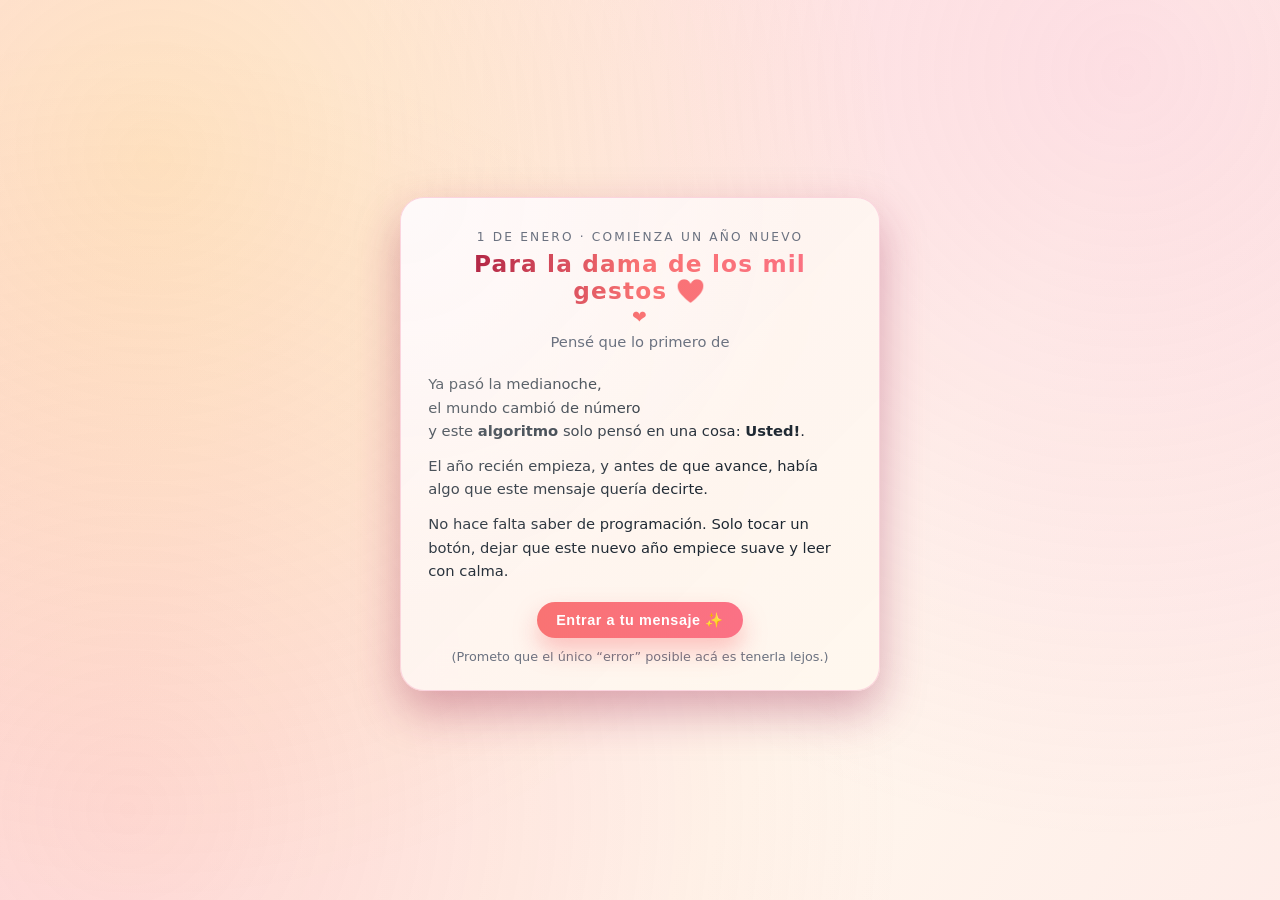
<file: index.html>
<!DOCTYPE html>
<html lang="es">
<head>
  <meta charset="UTF-8" />
  <meta name="viewport" content="width=device-width, initial-scale=1.0" />
  <title>Para La Dama de los Mil Gestos</title>
  <link rel="stylesheet" href="style.css" />
</head>
<body>
  <!-- Fondo suave -->
  <div class="particles"></div>

  <!-- Corazoncitos flotando -->
  <div id="floatingHearts" class="hearts-layer"></div>

  <!-- Capa de fuegos artificiales / confetti -->
  <div id="celebrationLayer" class="celebration-layer"></div>

  <main class="wrapper">
    <!-- ========== PANTALLA DE BIENVENIDA ========== -->
    <section class="card card--welcome" id="welcomeCard">
      <header class="header">
        <p class="tagline">1 de enero · Comienza un año nuevo</p>

        <h1 class="title">
          Para la dama de los mil gestos ❤️‍🩹
          <span class="title-heart">❤</span>
        </h1>

        <p class="subtitle" id="welcomeType">
          <!-- (se completa con typewriter) -->
        </p>
      </header>

      <section class="welcome-body">
        <p>
          Ya pasó la medianoche,<br />
          el mundo cambió de número<br />
          y este <strong>algoritmo</strong> solo pensó en una cosa: <strong>Usted!</strong>.
        </p>

        <p>
          El año recién empieza, y antes de que avance,
          había algo que este mensaje quería decirte.
        </p>

        <p>
          No hace falta saber de programación.  
          Solo tocar un botón, dejar que este nuevo año empiece suave  
          y leer con calma.
        </p>
      </section>

      <footer class="welcome-footer">
        <button class="btn-primary" id="btnStart">
          Entrar a tu mensaje ✨
        </button>

        <p class="welcome-note">
          (Prometo que el único “error” posible acá  
          es tenerla lejos.)
        </p>
      </footer>
    </section>

    <!-- ========== TARJETA PRINCIPAL: SOBRE + CARTA ========== -->
    <section class="card card--main" id="mainCard">
      <header class="header">
        <p class="tagline">De tu Algoritmo</p>
        <h2 class="title">
          Para La Dama de los Mil Gestos
          <span class="title-heart">❤</span>
        </h2>
        <p class="subtitle">
          Tocá el sobre, abrí la carta… y que este nuevo año empiece con el latido correcto.
        </p>
      </header>

      <!-- Zona del sobre -->
      <section class="envelope-zone">
        <div class="envelope-glow"></div>

        <div class="envelope-container" id="envelope">
          <div class="envelope-shadow"></div>
          <div class="envelope">
            <div class="envelope-base"></div>
            <div class="envelope-inner"></div>
            <div class="envelope-sides"></div>
            <div class="envelope-flap"></div>

            <div class="envelope-label">
              <p class="label-to">Para:</p>
              <p class="label-name">La Dama de los Mil Gestos</p>
              <p class="label-from">De: Tu Algoritmo 🧠💻</p>
            </div>
          </div>
        </div>

        <p class="hint" id="hint">
          Tocá el sobre para abrir tu carta ✨
        </p>
      </section>

      <!-- Carta -->
      <section class="letter-wrapper" id="letterWrapper">

        <!-- Barra de progreso de lectura -->
        <div class="reading-progress" id="readingProgress">
          <div class="reading-progress__bar" id="readingProgressBar"></div>
        </div>

        <article class="letter">
          <header class="letter-header">
            <p class="letter-date">01 de enero del 2026</p>
          </header>

          <div class="letter-body" id="letterBody">
            <!-- Cada párrafo va a aparecer con animación secuencial -->
            <p>
Bueno… Creo que fue mas sencillo programar esta página que escribir esta carta, ya que nunca me caractericé por ser muy bueno con las palabras, pero aquí vamos…
</p>

<p><strong>Para la Dama de los mil Gestos ❤️‍🩹:</strong></p>

<p>
                                                  Si tuviera que recapitular este año, me trasladaría a la primera vez que la vi, con su ambo al otro lado del pasillo, y no puedo evitar pensar en lo incoherente que es, pero… desde ese día ya nublaba mi juicio, aun recuerdo como usé el celular como excusa, para que no se dé cuenta, que no paraba de mirarla, para alguien estructurado como yo, me sorprende que no entré a la oficina, pero mi vista se encontraba totalmente ocupada y agradecida por lo que veía…
</p>

<p>
      Cuando llegaron las mesas y me puse en biblioteca (yo no debía estar allí, ya que contaba con una oficina propia) no entiendo, por qué fui en primer lugar, pero cuando vi, que compartiría el lugar con la señorita del ambo al otro lado del pasillo, no dudé en volver cada día, terminaron las mesas y volví a mi oficina, porque ella ya no estaría allí…
</p>

<p>
      Al tiempo desconozco cómo fui a parar en el anexo con Rocío un día de casualidad; y para mi sorpresa, adivine quién estaba allí, así es… La señorita del ambo que no podía hablarle, pero que no desaprovechaba una sola oportunidad para mirarla, y desde allí mi horario laboral se tornó en excusas tras excusas, solamente para ir a verla, es verdad, no podía hablarla, pero no tiene idea como me bastaba el hecho de poder mirarla, aun recuerdo como retaban al don, porque estaba en el anexo y no en el lugar donde ellos querían, recuerdo bien que un día les dije, pero si yo les cumplo, porque no me dejan estar donde me siento bien, y claro que me sentía bien, si ella estaba allí (aunque alguien se iba a otro salón 😑)…
</p>

<p>
      Una noche sin motivo alguno, ya que él no la hablaba, ella tomó la iniciativa, hasta ahora recuerdo los detalles de ese jueves, nunca voy a cenar a Petri, oh casualidad, esa noche fui y veo la yerba de ella (la excusa perfecta señores 🗣️) al día siguiente, cambio de actividades, pero él no suspendió la clase, su jefe le preguntó ¿por qué no suspendes? Su coordinadora le preguntó ¿por qué no suspendes? Pero a él le encanta dar clases, peeeeeeero, alguien que estaba abajo le dijo, cuando bajes tomaremos mate… (procedió a cancelar su clase), al bajar le critiqué su mate sin razón alguna, ya que yo nunca hago eso, y comenzó lo que para mí, <strong>fue el inicio de todo</strong>, ella procedió a hacer algo, nunca antes visto por este mortal, comenzó a realizar múltiples gestos, había un evento en el instituto, pero para mí, <strong>esa fue la atracción principal</strong>, en este momento que estoy escribiendo esto, pareciera que la veo, y recuerdo como se quedó colorada y me preguntó, “usted va a dejar de mirarme?”... <strong>¡Cómo le explico en ese momento, que sus gestos son lo único que no quiero dejar de ver en esta vida!</strong> Esa noche no pude dejar de pensar en ella, era en lo único que pensaba y pensaba…
</p>

<p>
      ¡¡¡Un 23 de septiembre llegó la excusa definitiva!!! El famoso <strong>algoritmo</strong>, en realidad se llama diagrama de flujo, pero en ese momento yo me convertí en su algoritmo. Y allí comenzó esta historia…
</p>

<p>
      Fueron, aunque breves, meses intensísimos; tantos, que daba la impresión de que el tiempo se había alargado, demostrando una vez más, que importante es la frase de “No importa la cantidad, sino la calidad” y en este caso, no importa cuánto tiempo pasó, sino en lo real que es, todo comenzó con una gran negación, autoconvencimientos de ambos lados, en la manera que me lancé, pareciera que yo no tuve dudas, pero tuve millones, he pasado noches preguntándome si lo que yo sentía era real, preguntándome, si realmente esto era querer a alguien, si de verdad estaba dispuesto a comenzar algo, pensando en cómo iba a doler porque sentía que mi corazón ya no era solo mío y llegué a decir “Que esto se vuelva real, o que se vaya”, pero los sentimientos fueron mas grande que mis pensamientos, era la primera vez que estaba entregando mi corazón, y eso generó miedos, dudas, trajo fantasmas del pasado, pero nada, absolutamente nada, pudo evitar que mi corazón sea entregado, y tuve que escuchar semanas a la persona, que estaba entregando mi corazón, que me diga, yo soy mala y te voy a lastimar, cualquier persona coherente u lógica hubiese escuchado el llamado de atención y se hubiese retirado, pero él, <strong>decidió quedarse</strong>, decidió afrontar lo que fuera que venga, porque aunque hoy entiendo que las heridas del corazón duelen mucho, me dolería mucho más, el tomar la decisión de no estar a su lado, esa conexión genuina que tenemos, el saber cómo está el otro, el entender que el otro no está bien, y como un abrazo del otro, puede calmar procesos, o dolencias, en ver como 5 horas a su lado parecieran ser 5 minutos y 1 hora para verla parecieran 5 horas…
</p>

<p>
      Hoy he logrado estar en calma, y he comprendido que lo que tenga que ser, se dará con el tiempo, hoy entiendo lo que me decía de disfrutar el momento, costó mucha ansiedad entenderlo, este vínculo hizo que muchas de mis estructuras del pensamiento, sean alteradas, y hoy puedo entender, que si… hay muchas cosas que son difíciles, pero que las preguntas, no siempre tienen una respuesta inmediata, y esa carencia de respuestas no deben de afectar a la salud sentimental o mental, a fin de cuenta lo importante está allí, a fin de cuentas, todo es una cuestión de decisiones, mis decisiones actuales? Bueno… estar en calma conmigo mismo, y agradecer cada momento que puedo compartir con usted, ya sea un mensaje, una visita, una caricia, un beso o un abrazo…
</p>

<p>
      Está llegando al final de esta carta y creo que solo me queda agradecerla por estar al ladito de su algoritmo, enseñarle con mucha paciencia, explicarle con dedicación, que no todo es como la ansiedad lo vende, que los sentimientos son bonitos y están para disfrutarlos y no para sufrir, este año he pasado muchas cosas, he tenido grandes pérdidas, y he de reconocer que en muchas ocasiones he llegado a creer que me rendía, tooooodo se había puesto cuesta abajo, y en medio de ese caos, alguien llegó y me apretó fuerte la mano y me dijo, “me alegro de verdad, que estes bien”, desde ese momento pareciera que toda la carga, desapareció en ese apretón de manos, y es lo que sucede hoy en día, cuando me abraza, o cuando me manda una foto, dicen que después de muchas cosas malas, viene algo muy bueno, y eso bueno en mi vida, <strong>es usted mi dama</strong>, este año dolió, pero le agradezco tanto al 2025, que me hizo cruzarme con usted, agradezco que haya comenzando esta historia, desconozco su propósito y es una historia de la cual, no me gustaría saber el final, pero el mañana no lo tengo, y el ayer ya pasó, hoy solo tengo el presente, y me encanta que usted forme parte de él, hasta cuándo? No lo sé, dijo Sócrates, <strong>“Yo solo sé que no sé nada”</strong> y por primera vez, entiendo, que no hace falta saberlo todo, el mañana trae su afán, pero el hoy… <strong>el hoy me trae a ella</strong>, y agradezco que sea así, con mi mano en el corazón y con una lagrimita al momento de escribir esto, le digo que… <strong>La quiero mucho</strong>, a la señorita de los ricos mates, a la señorita que me prepara sanguchitos, a la señorita que asegura que es mala, pero es la persona con el corazón mas bello que tuve la oportunidad de conocer, espero nunca cambie su impronta, de hacer todo desde el corazón, es una excelente persona, la lastimaron, y le hicieron creer muchas cosas las cuales son válidas, pero lo triste, fue que le hicieron dudar de su valor, y recurre a su frase de <strong>“no lo valgo”</strong> desconociendo que vale <strong>todo el oro del mundo</strong>, y yo no descansaré hasta que ella reconozca el valor inmenso que tiene, porque es un torbellino, pero de luz, porque no importa por donde se mueva, va impartiendo luz y dejando huellas por dondequiera que vaya, y es hermoso ser parte de su vida, porque puedo ver como va cambiando vidas, como va mostrándole a personas que son mas de lo que ellos piensan, aunque muchas veces ella dude de su propio valor, lo mas hermoso fue ver, como los brillos de sus ojos se recuperaron, pero también el brillo de su persona, yo conocí a una señorita que constantemente estaba ocupada para no pensar y los últimos momentos del año ver como ya quería que sea vacaciones para tener su mente libre, ese fue el cambio mas grande que noté, espero de corazón que ya no deba volver a lo mismo, hoy veo un brillo en ella, es como si hubiese venido alguien y la reparó, y deseo que eso se mantenga, porque es hermoso verla así, espero que este 2026, pueda estar presente como los últimos meses del 2025, para seguir admirándola, usted sabe que pase lo que pase, siempre, siempre, pero siempre eh, seré… <strong>su fan #1.</strong>
</p>

<p>
      Le deseo un próspero año nuevo, le deseo miles de éxitos, y yo sé que, aunque usted dude, día tras día; podrá realizar todo lo que se proponga, porque usted puede sola, contra el mundo entero si lo quisiera, pero no se olvide de algo muy importante, <strong>(no hace falta poder sola contra el mundo entero, con ayuda es más fácil, y no importa a quien usted quiera acudir, pero sepa, que su don siempre estará cuando lo necesite)</strong>
</p>

<p>
      De corazón le digo, <strong>la quiero mucho</strong> mi dama de los mil gestos, los cuales cada uno de ellos hacen que mi juicio se pierda ❤️‍🩹
</p>

<p>
<strong>Con amor ❤️‍🩹<br>
Su algoritmo👨‍💻</strong>
</p>

          </div>

         
        </article>

       

       <!-- Botón de brindis -->
        <div class="toast-zone">
          <button class="btn-secondary" id="btnToast">
            Brindemos por el año que viene 🥂<br>
            Presione aquí 
          </button>
          <div class="year-badge" id="yearBadge">
            <span class="year-label">Feliz</span>
            <span class="year-number" id="yearNumber"></span>
          </div>
        </div>
        <!-- FOTO FINAL DE USTEDES -->
<div class="letter-photo-final">
  <img src="nosotros.png" alt="Nosotros ❤️" />
  <p class="photo-caption">Nosotros ✨</p>
</div>
      </section>
    </section>
  </main>

  <script src="script.js"></script>
</body>
</html>
</file>
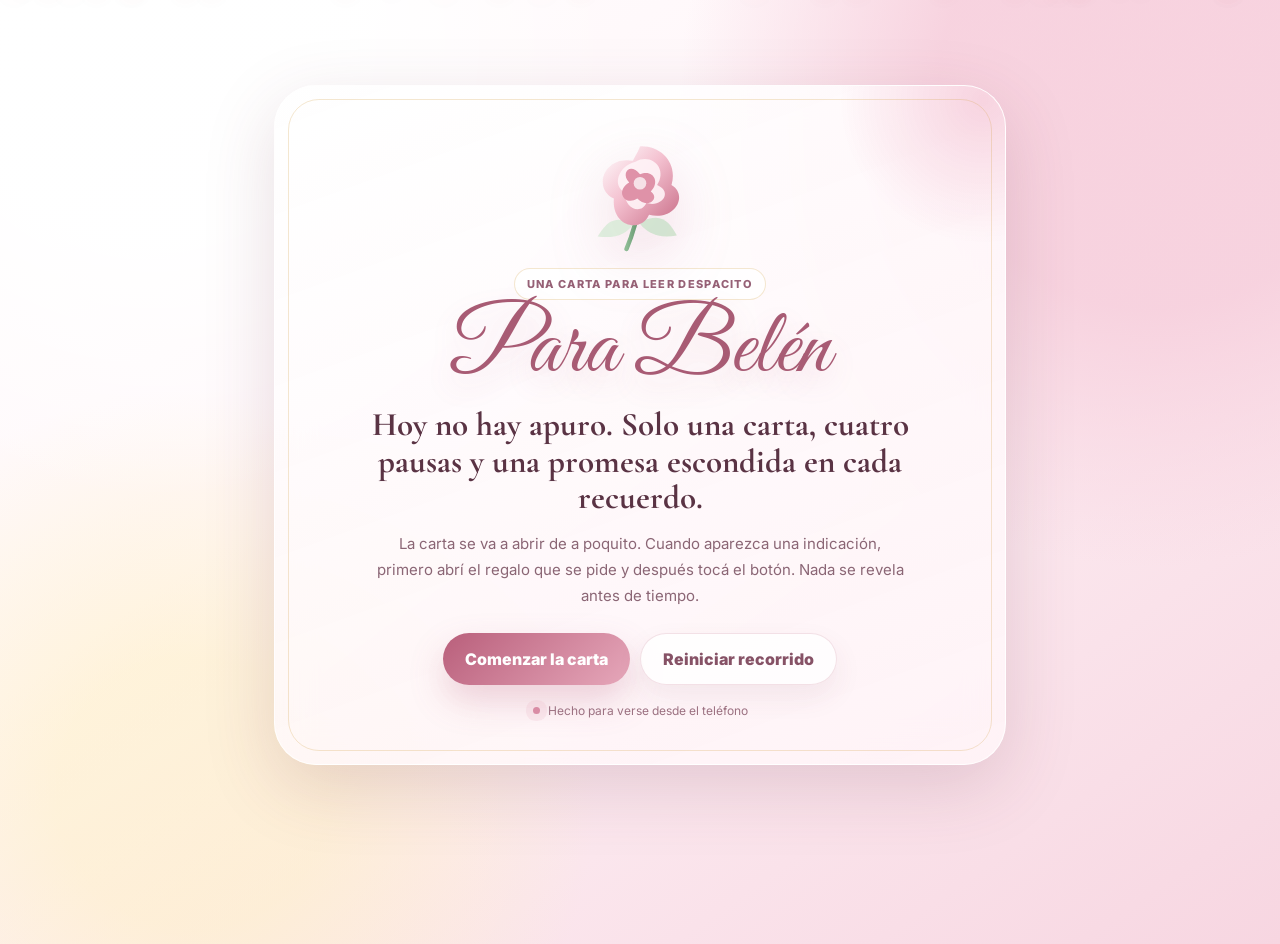
<file: dama.html>
<!doctype html>
<html lang="es">
<head>
  <meta charset="utf-8" />
  <meta name="viewport" content="width=device-width, initial-scale=1, viewport-fit=cover" />
  <meta name="theme-color" content="#f9dce7" />
  <meta name="description" content="Una carta interactiva de cumpleaños para la dama de los mil gestos." />
  <title>Para mi dama de los mil gestos</title>
  <link rel="preconnect" href="https://fonts.googleapis.com">
  <link rel="preconnect" href="https://fonts.gstatic.com" crossorigin>
  <link href="https://fonts.googleapis.com/css2?family=Cormorant+Garamond:wght@500;600;700&family=Great+Vibes&family=Inter:wght@400;500;600;700;800&display=swap" rel="stylesheet">
  <style>
    :root {
      --rose-25: #fffafb;
      --rose-50: #fff5f8;
      --rose-100: #fde9f0;
      --rose-200: #f7d1de;
      --rose-300: #edb4c6;
      --rose-400: #d98ca4;
      --rose-500: #ba617d;
      --ink: #442938;
      --muted: #8b6675;
      --soft: #fffdf8;
      --white: #ffffff;
      --gold: #d3a24a;
      --gold-soft: #fff1b8;
      --shadow: 0 22px 70px rgba(112, 51, 75, .17);
      --shadow-soft: 0 14px 40px rgba(112, 51, 75, .12);
      --radius-xl: 34px;
      --radius-lg: 24px;
      --radius-md: 18px;
      --safe-bottom: env(safe-area-inset-bottom, 0px);
    }

    * { box-sizing: border-box; }
    html { scroll-behavior: smooth; }
    body {
      margin: 0;
      min-height: 100vh;
      font-family: 'Inter', system-ui, -apple-system, BlinkMacSystemFont, 'Segoe UI', sans-serif;
      color: var(--ink);
      background:
        radial-gradient(circle at 12% 4%, rgba(255,255,255,.95) 0 14%, transparent 32%),
        radial-gradient(circle at 90% 10%, rgba(247,209,222,.95) 0 15%, transparent 33%),
        radial-gradient(circle at 15% 84%, rgba(255,241,184,.46) 0 10%, transparent 30%),
        linear-gradient(145deg, #fff 0%, #fff6f9 38%, #f7d6e1 100%);
      overflow-x: hidden;
    }

    body::before {
      content: "";
      position: fixed;
      inset: 0;
      pointer-events: none;
      opacity: .42;
      background-image: url("data:image/svg+xml,%3Csvg xmlns='http://www.w3.org/2000/svg' width='120' height='120' viewBox='0 0 120 120'%3E%3Cfilter id='n'%3E%3CfeTurbulence type='fractalNoise' baseFrequency='.72' numOctaves='2' stitchTiles='stitch'/%3E%3C/filter%3E%3Crect width='120' height='120' filter='url(%23n)' opacity='.16'/%3E%3C/svg%3E");
      mix-blend-mode: soft-light;
      z-index: 0;
    }

    button, a { font: inherit; }
    button { -webkit-tap-highlight-color: transparent; }

    .petal-layer { position: fixed; inset: 0; pointer-events: none; overflow: hidden; z-index: 3; }
    .petal {
      position: absolute;
      top: -30px;
      width: 12px;
      height: 18px;
      border-radius: 80% 0 80% 0;
      background: linear-gradient(135deg, rgba(255,255,255,.98), rgba(237,180,198,.88));
      box-shadow: 0 10px 24px rgba(186,97,125,.14);
      animation: fall var(--fall, 10s) linear infinite;
      opacity: var(--opacity, .75);
      filter: blur(var(--blur, 0));
    }

    @keyframes fall {
      0% { transform: translate3d(0,-40px,0) rotate(0deg); }
      50% { transform: translate3d(var(--drift, 34px), 52vh, 0) rotate(180deg); }
      100% { transform: translate3d(calc(var(--drift, 34px) * -1), 106vh, 0) rotate(360deg); }
    }

    .app {
      position: relative;
      z-index: 1;
      width: min(100%, 760px);
      margin: 0 auto;
      padding: 16px 14px calc(100px + var(--safe-bottom));
    }

    .hero {
      min-height: min(92vh, 840px);
      display: grid;
      align-items: center;
      padding: 24px 0 34px;
    }

    .hero-card {
      position: relative;
      overflow: hidden;
      border-radius: 42px;
      padding: clamp(25px, 7vw, 46px);
      text-align: center;
      background: linear-gradient(160deg, rgba(255,255,255,.9), rgba(255,245,248,.86));
      border: 1px solid rgba(255,255,255,.82);
      box-shadow: var(--shadow);
      backdrop-filter: blur(18px);
      isolation: isolate;
    }

    .hero-card::before {
      content: "";
      position: absolute;
      inset: 13px;
      border-radius: 31px;
      border: 1px solid rgba(211,162,74,.26);
      pointer-events: none;
      z-index: -1;
    }

    .hero-card::after {
      content: "";
      position: absolute;
      width: 300px;
      height: 300px;
      border-radius: 999px;
      top: -136px;
      right: -128px;
      background: radial-gradient(circle, rgba(247,209,222,.95), transparent 68%);
      z-index: -2;
    }

    .rose-mark {
      width: 126px;
      height: 126px;
      margin: 0 auto 10px;
      display: grid;
      place-items: center;
      filter: drop-shadow(0 20px 28px rgba(186,97,125,.18));
      animation: breathe 4.2s ease-in-out infinite;
    }
    @keyframes breathe { 0%,100% { transform: translateY(0) scale(1); } 50% { transform: translateY(-5px) scale(1.035); } }

    .eyebrow {
      display: inline-flex;
      align-items: center;
      gap: 8px;
      border-radius: 999px;
      padding: 8px 12px;
      background: rgba(255,255,255,.72);
      border: 1px solid rgba(211,162,74,.26);
      color: #966176;
      text-transform: uppercase;
      letter-spacing: .12em;
      font-size: 11px;
      font-weight: 800;
    }

    h1 {
      margin: 10px 0 0;
      font-family: 'Great Vibes', cursive;
      font-size: clamp(50px, 18vw, 92px);
      line-height: .9;
      font-weight: 400;
      color: #a85b74;
      text-shadow: 0 12px 28px rgba(186,97,125,.18);
    }

    .hero-subtitle {
      margin: 14px auto 0;
      max-width: 560px;
      font-family: 'Cormorant Garamond', Georgia, serif;
      font-size: clamp(22px, 6vw, 33px);
      line-height: 1.1;
      color: #5a3344;
      font-weight: 700;
    }

    .hero-copy {
      margin: 15px auto 0;
      max-width: 540px;
      color: var(--muted);
      font-size: 15px;
      line-height: 1.72;
    }

    .hero-actions { display: grid; gap: 10px; justify-items: center; margin-top: 24px; }

    .btn {
      appearance: none;
      border: 0;
      border-radius: 999px;
      min-height: 52px;
      padding: 14px 22px;
      color: #fff;
      background: linear-gradient(135deg, #b95f7b, #e6a7ba);
      box-shadow: 0 16px 34px rgba(186,97,125,.26);
      font-weight: 850;
      cursor: pointer;
      transition: transform .22s ease, box-shadow .22s ease, opacity .22s ease;
    }
    .btn:active { transform: scale(.98); }
    .btn:hover { transform: translateY(-2px); box-shadow: 0 22px 44px rgba(186,97,125,.28); }
    .btn.secondary {
      color: #865266;
      background: rgba(255,255,255,.76);
      border: 1px solid rgba(186,97,125,.18);
      box-shadow: 0 12px 28px rgba(112,51,75,.08);
    }
    .btn.gold { background: linear-gradient(135deg, #b7832e, #e4c66f); }
    .btn.small { min-height: 42px; padding: 10px 14px; font-size: 13px; }

    .scroll-hint {
      display: inline-flex;
      align-items: center;
      gap: 8px;
      margin-top: 18px;
      color: #9c7181;
      font-size: 12px;
    }
    .scroll-hint .dot { width: 7px; height: 7px; border-radius: 999px; background: #d98ca4; box-shadow: 0 0 0 7px rgba(217,140,164,.12); }

    .topbar {
      position: sticky;
      top: 0;
      z-index: 5;
      margin: 0 -14px 18px;
      padding: 10px 14px 12px;
      background: linear-gradient(to bottom, rgba(255,246,249,.98), rgba(255,246,249,.74));
      backdrop-filter: blur(16px);
      border-bottom: 1px solid rgba(255,255,255,.68);
      display: none;
    }
    .topbar.show { display: block; }
    .toprow { display: flex; justify-content: space-between; align-items: center; gap: 10px; }
    .top-title { font-family: 'Cormorant Garamond', Georgia, serif; font-size: 20px; font-weight: 800; color: #6c3e52; }
    .progress-shell { height: 8px; border-radius: 999px; background: rgba(255,255,255,.72); overflow: hidden; margin-top: 9px; box-shadow: inset 0 0 0 1px rgba(186,97,125,.08); }
    .progress-bar { height: 100%; width: 0%; border-radius: inherit; background: linear-gradient(90deg, #d98ca4, #e9b5c4, #d3a24a); transition: width .45s ease; }
    .progress-text { color: #9a6f7f; font-size: 12px; margin-top: 6px; }

    .stage { display: none; }
    .stage.show { display: block; }

    .segment {
      position: relative;
      margin: 16px 0;
      opacity: 0;
      transform: translateY(14px) scale(.99);
      animation: rise .55s ease forwards;
      scroll-margin-top: 84px;
    }
    @keyframes rise { to { opacity: 1; transform: translateY(0) scale(1); } }

    .paper {
      position: relative;
      overflow: hidden;
      border-radius: var(--radius-xl);
      padding: clamp(22px, 6vw, 36px);
      background: linear-gradient(160deg, rgba(255,255,255,.93), rgba(255,253,248,.9));
      border: 1px solid rgba(255,255,255,.86);
      box-shadow: var(--shadow-soft);
    }
    .paper::before {
      content: "";
      position: absolute;
      width: 220px;
      height: 220px;
      border-radius: 999px;
      background: radial-gradient(circle, rgba(247,209,222,.72), transparent 68%);
      right: -108px;
      top: -118px;
      pointer-events: none;
    }

    .kicker {
      position: relative;
      z-index: 1;
      display: inline-flex;
      align-items: center;
      gap: 8px;
      color: #a66a7f;
      font-size: 11px;
      letter-spacing: .13em;
      text-transform: uppercase;
      font-weight: 900;
      margin-bottom: 8px;
    }
    .kicker::before { content: "✦"; color: var(--gold); }

    .segment h2 {
      position: relative;
      z-index: 1;
      margin: 0 0 14px;
      font-family: 'Cormorant Garamond', Georgia, serif;
      font-size: clamp(31px, 9vw, 48px);
      line-height: .98;
      color: #563142;
    }

    .letter-text { position: relative; z-index: 1; }
    .letter-text p {
      margin: 0 0 15px;
      color: #604353;
      font-family: 'Cormorant Garamond', Georgia, serif;
      font-size: clamp(20px, 5.4vw, 25px);
      line-height: 1.48;
      font-weight: 600;
    }
    .letter-text p:last-child { margin-bottom: 0; }
    .letter-text p.signature {
      margin-top: 20px;
      font-family: 'Great Vibes', cursive;
      color: #a85b74;
      font-size: clamp(43px, 13vw, 65px);
      line-height: 1;
      text-align: right;
      font-weight: 400;
    }

    .segment-actions { position: relative; z-index: 1; display: grid; gap: 10px; margin-top: 22px; }

    .gate-card {
      position: relative;
      overflow: hidden;
      border-radius: var(--radius-xl);
      padding: clamp(22px, 6vw, 34px);
      background: linear-gradient(145deg, rgba(255,245,248,.96), rgba(255,255,255,.92));
      border: 1px solid rgba(211,162,74,.28);
      box-shadow: 0 22px 58px rgba(186,97,125,.16);
      isolation: isolate;
    }
    .gate-card::before {
      content: "";
      position: absolute;
      inset: 13px;
      border: 1px dashed rgba(211,162,74,.38);
      border-radius: 26px;
      pointer-events: none;
      z-index: -1;
    }
    .gate-card::after {
      content: "";
      position: absolute;
      width: 140px;
      height: 140px;
      border-radius: 42px;
      right: -42px;
      bottom: -50px;
      background: linear-gradient(135deg, rgba(255,255,255,.72), rgba(247,209,222,.84));
      transform: rotate(16deg);
      z-index: -2;
    }

    .gift-visual {
      display: grid;
      place-items: center;
      width: 98px;
      height: 98px;
      margin: 0 0 14px;
      border-radius: 30px;
      background: linear-gradient(145deg, #fff, #fde8ef);
      box-shadow: inset 0 -12px 24px rgba(186,97,125,.08), 0 18px 34px rgba(186,97,125,.13);
      animation: giftFloat 2.8s ease-in-out infinite;
    }
    @keyframes giftFloat { 0%,100% { transform: translateY(0) rotate(0deg); } 50% { transform: translateY(-4px) rotate(-1deg); } }
    .gift-visual svg { width: 75px; height: 75px; }

    .gate-card p {
      position: relative;
      z-index: 1;
      color: #775365;
      font-size: 15px;
      line-height: 1.68;
      margin: 0;
    }
    .gate-card .warning {
      display: inline-flex;
      align-items: center;
      gap: 8px;
      margin-top: 14px;
      padding: 10px 12px;
      border-radius: 999px;
      background: rgba(255,255,255,.72);
      color: #9b667a;
      font-size: 12px;
      font-weight: 800;
    }

    .reveal-card {
      position: relative;
      overflow: hidden;
      border-radius: var(--radius-xl);
      padding: clamp(22px, 6vw, 36px);
      background: linear-gradient(160deg, rgba(255,255,255,.96), rgba(255,250,252,.9));
      border: 1px solid rgba(255,255,255,.86);
      box-shadow: var(--shadow-soft);
    }
    .reveal-card::before {
      content: "";
      position: absolute;
      inset: auto -80px -90px auto;
      width: 240px;
      height: 240px;
      border-radius: 999px;
      background: radial-gradient(circle, rgba(211,162,74,.19), transparent 68%);
      pointer-events: none;
    }
    .reveal-badge {
      position: relative;
      z-index: 1;
      display: inline-flex;
      align-items: center;
      gap: 8px;
      padding: 8px 12px;
      border-radius: 999px;
      background: rgba(255,241,184,.5);
      color: #967030;
      font-size: 11px;
      text-transform: uppercase;
      letter-spacing: .11em;
      font-weight: 900;
      margin-bottom: 12px;
    }

    .final-card {
      position: relative;
      overflow: hidden;
      border-radius: 38px;
      padding: clamp(23px, 6vw, 38px);
      background: linear-gradient(160deg, rgba(255,255,255,.95), rgba(255,253,248,.92));
      border: 1px solid rgba(255,255,255,.86);
      box-shadow: var(--shadow);
      isolation: isolate;
    }
    .final-card::before, .final-card::after {
      content: "";
      position: absolute;
      pointer-events: none;
      z-index: -1;
    }
    .final-card::before {
      inset: 14px;
      border-radius: 28px;
      border: 1px solid rgba(211,162,74,.22);
    }
    .final-card::after {
      width: 310px;
      height: 310px;
      border-radius: 999px;
      background: radial-gradient(circle, rgba(247,209,222,.64), transparent 68%);
      right: -150px;
      top: -150px;
    }

    .kintsugi-text {
      position: relative;
      padding: 18px 16px 16px;
      border-radius: 24px;
      background: linear-gradient(145deg, rgba(255,253,248,.96), rgba(255,241,184,.26));
      border: 1px solid rgba(211,162,74,.24);
      overflow: hidden;
    }
    .kintsugi-text::before,
    .kintsugi-text::after {
      content: "";
      position: absolute;
      inset: -10% auto -10% 52%;
      width: 2px;
      background: linear-gradient(to bottom, transparent, rgba(211,162,74,.78), transparent);
      transform: rotate(17deg);
      box-shadow: 14px 48px 0 rgba(211,162,74,.45), -18px 122px 0 rgba(211,162,74,.35);
      pointer-events: none;
    }
    .kintsugi-text::after { left: 23%; transform: rotate(-20deg); opacity: .6; }
    .kintsugi-text p { position: relative; z-index: 1; }

    .completion {
      margin-top: 18px;
      padding: 20px;
      border-radius: 28px;
      background: linear-gradient(145deg, rgba(255,245,248,.86), rgba(255,255,255,.78));
      border: 1px solid rgba(186,97,125,.12);
      text-align: center;
    }
    .completion .script {
      font-family: 'Great Vibes', cursive;
      font-size: clamp(45px, 14vw, 70px);
      line-height: .95;
      color: #a85b74;
      margin: 0;
    }
    .completion p { margin: 12px auto 0; color: var(--muted); font-size: 14px; line-height: 1.65; max-width: 520px; }

    .toast {
      position: fixed;
      left: 50%;
      bottom: calc(18px + var(--safe-bottom));
      transform: translate(-50%, 18px);
      width: min(92vw, 430px);
      border-radius: 22px;
      padding: 13px 15px;
      background: rgba(255,255,255,.92);
      border: 1px solid rgba(211,162,74,.28);
      color: #765264;
      box-shadow: 0 18px 44px rgba(112,51,75,.17);
      backdrop-filter: blur(14px);
      opacity: 0;
      pointer-events: none;
      z-index: 20;
      text-align: center;
      font-size: 14px;
      font-weight: 700;
      transition: opacity .28s ease, transform .28s ease;
    }
    .toast.show { opacity: 1; transform: translate(-50%, 0); }

    .heart {
      position: fixed;
      pointer-events: none;
      z-index: 30;
      color: #d98ca4;
      font-size: 18px;
      animation: heartUp .9s ease-out forwards;
      text-shadow: 0 8px 20px rgba(186,97,125,.25);
    }
    @keyframes heartUp { to { transform: translateY(-54px) scale(1.5); opacity: 0; } }

    .modal {
      position: fixed;
      inset: 0;
      z-index: 50;
      display: none;
      place-items: end center;
      padding: 16px;
      background: rgba(69, 36, 51, .28);
      backdrop-filter: blur(8px);
    }
    .modal.show { display: grid; }
    .modal-card {
      width: min(100%, 500px);
      border-radius: 30px;
      background: linear-gradient(145deg, rgba(255,255,255,.97), rgba(255,245,248,.96));
      box-shadow: 0 28px 80px rgba(69,36,51,.25);
      border: 1px solid rgba(255,255,255,.86);
      padding: 24px;
      animation: sheetUp .3s ease both;
    }
    @keyframes sheetUp { from { transform: translateY(20px); opacity: 0; } to { transform: translateY(0); opacity: 1; } }
    .modal-card h3 { margin: 0; font-family: 'Cormorant Garamond', Georgia, serif; font-size: 35px; line-height: 1; color: #573242; }
    .modal-card p { margin: 12px 0 0; color: #775365; line-height: 1.65; font-size: 15px; }
    .modal-actions { display: grid; gap: 10px; margin-top: 18px; }

    .sr-only { position: absolute; width: 1px; height: 1px; padding: 0; margin: -1px; overflow: hidden; clip: rect(0,0,0,0); white-space: nowrap; border: 0; }

    @media (min-width: 680px) {
      .segment-actions, .modal-actions { grid-template-columns: auto auto; justify-content: start; }
      .hero-actions { grid-template-columns: auto auto; justify-content: center; }
      .gate-card { display: grid; grid-template-columns: 120px 1fr; gap: 18px; align-items: center; }
      .gift-visual { margin: 0; }
      .gate-card .segment-actions { grid-column: 2; }
    }

    @media (max-width: 420px) {
      .app { padding-left: 12px; padding-right: 12px; }
      .hero-card { border-radius: 34px; }
      .paper, .gate-card, .reveal-card, .final-card { border-radius: 28px; }
      .letter-text p { font-size: 20px; }
      .btn { width: 100%; }
      .top-title { font-size: 18px; }
    }

    @media (prefers-reduced-motion: reduce) {
      *, *::before, *::after { animation-duration: .01ms !important; animation-iteration-count: 1 !important; transition-duration: .01ms !important; scroll-behavior: auto !important; }
      .petal-layer { display: none; }
    }
  </style>
</head>
<body>
  <div class="petal-layer" id="petalLayer" aria-hidden="true"></div>
  <main class="app">
    <section class="hero" id="inicio">
      <article class="hero-card">
        <div class="rose-mark" aria-hidden="true"></div>
        <span class="eyebrow">Una carta para leer despacito</span>
        <h1>Para Belén</h1>
        <p class="hero-subtitle">Hoy no hay apuro. Solo una carta, cuatro pausas y una promesa escondida en cada recuerdo.</p>
        <p class="hero-copy">La carta se va a abrir de a poquito. Cuando aparezca una indicación, primero abrí el regalo que se pide y después tocá el botón. Nada se revela antes de tiempo.</p>
        <div class="hero-actions">
          <button class="btn" type="button" id="startBtn">Comenzar la carta</button>
          <button class="btn secondary" type="button" id="resetBtnHero">Reiniciar recorrido</button>
        </div>
        <div class="scroll-hint"><span class="dot"></span><span>Hecho para verse desde el teléfono</span></div>
      </article>
    </section>

    <div class="topbar" id="topbar">
      <div class="toprow">
        <div class="top-title">Dama de los mil gestos</div>
        <button class="btn secondary small" type="button" id="resetBtnTop">Reiniciar</button>
      </div>
      <div class="progress-shell"><div class="progress-bar" id="progressBar"></div></div>
      <div class="progress-text" id="progressText">La carta aún no empezó.</div>
    </div>

    <section class="stage" id="stage" aria-live="polite"></section>
  </main>

  <div class="toast" id="toast" role="status" aria-live="polite"></div>

  <div class="modal" id="confirmModal" role="dialog" aria-modal="true" aria-labelledby="confirmTitle">
    <article class="modal-card">
      <h3 id="confirmTitle">¿Ya lo abriste?</h3>
      <p id="confirmText">Promesa de algoritmo: cuando confirmes, recién ahí aparece la parte que corresponde.</p>
      <div class="modal-actions">
        <button class="btn gold" type="button" id="modalYes">Sí, ya lo abrí</button>
        <button class="btn secondary" type="button" id="modalNo">Todavía no</button>
      </div>
    </article>
  </div>

  <script>
    const roseSvg = `
      <svg viewBox="0 0 140 140" role="img" aria-label="Rosa">
        <defs>
          <linearGradient id="rg" x1="0" x2="1" y1="0" y2="1">
            <stop offset="0" stop-color="#fff"/>
            <stop offset=".45" stop-color="#f4c1d0"/>
            <stop offset="1" stop-color="#c86d87"/>
          </linearGradient>
          <linearGradient id="stem" x1="0" x2="1">
            <stop offset="0" stop-color="#8dbb94"/>
            <stop offset="1" stop-color="#5e8f68"/>
          </linearGradient>
        </defs>
        <path d="M70 75 C67 96 63 111 55 130" fill="none" stroke="url(#stem)" stroke-width="5" stroke-linecap="round"/>
        <path d="M58 100 C38 92 31 104 23 116 C43 119 55 113 62 103" fill="#d9ead7" opacity=".85"/>
        <path d="M73 99 C95 89 103 101 111 115 C90 119 78 112 70 102" fill="#cfe3ce" opacity=".9"/>
        <g transform="translate(70 57)">
          <path d="M0-41 C24-42 42-22 35 2 C54 13 39 42 10 35 C1 56-32 48-29 17 C-53 6-40-31-8-25 C-3-34-1-38 0-41Z" fill="url(#rg)"/>
          <path d="M-5-24 C13-34 31-16 19 2 C36 9 26 27 7 22 C1 36-19 27-16 10 C-32 4-24-20-5-24Z" fill="#fff4f8" opacity=".9"/>
          <path d="M0-10 C14-16 23-2 12 9 C23 17 8 29-3 17 C-17 26-28 8-12-1 C-22-11-11-24 0-10Z" fill="#df92a8"/>
          <circle r="7" fill="#fff" opacity=".72"/>
        </g>
      </svg>`;

    const giftSvg = `
      <svg viewBox="0 0 120 120" aria-hidden="true">
        <defs>
          <linearGradient id="giftBox" x1="0" x2="1" y1="0" y2="1">
            <stop offset="0" stop-color="#fff"/>
            <stop offset="1" stop-color="#f7bfd0"/>
          </linearGradient>
          <linearGradient id="ribbon" x1="0" x2="1">
            <stop offset="0" stop-color="#bf6680"/>
            <stop offset="1" stop-color="#e8aaba"/>
          </linearGradient>
        </defs>
        <path d="M22 52h76v48a8 8 0 0 1-8 8H30a8 8 0 0 1-8-8V52Z" fill="url(#giftBox)" stroke="#e7bcc9" stroke-width="2"/>
        <path d="M18 38h84a7 7 0 0 1 7 7v12H11V45a7 7 0 0 1 7-7Z" fill="#fff" stroke="#e7bcc9" stroke-width="2"/>
        <path d="M54 38h13v70H54z" fill="url(#ribbon)"/>
        <path d="M12 56h96v11H12z" fill="url(#ribbon)" opacity=".92"/>
        <path d="M58 36 C43 23 37 14 43 8 C52 0 61 18 61 36" fill="none" stroke="#c66f88" stroke-width="7" stroke-linecap="round"/>
        <path d="M62 36 C78 22 84 14 78 8 C69 0 60 18 60 36" fill="none" stroke="#c66f88" stroke-width="7" stroke-linecap="round"/>
        <circle cx="60" cy="38" r="8" fill="#fff1b8" stroke="#d3a24a" stroke-width="2"/>
      </svg>`;

    const segments = [{"type": "letter", "kicker": "Comienzo", "title": "Dama de los mil gestos", "paragraphs": ["Dama de los mil gestos:", "No sé si las palabras alcanzarían para describir lo importante que sos para mí y lo mucho que te quiero, pero ya que es tu cumpleaños, quiero intentarlo…", "Creo que comenzaré por la parte de los regalos. En primera instancia, lo lamento por la caja enorme. Creo que ambos sabemos que el día que deje de ser exagerado, seguramente deje de ser Néstor. Notarás que hay 4 regalos y son de distintos tamaños, y como sabés, tu algoritmo es todo estructurado y lleva instrucciones para todo. Te pediré que primero abras el más grande."], "button": "Estoy lista para la primera indicación"}, {"type": "gate", "gift": 1, "kicker": "Primera pausa", "title": "Abrí la caja más grande", "instruction": "No sigas leyendo todavía. Primero abrí la caja más grande. Cuando ya la tengas abierta, tocá el botón y recién ahí aparece lo que tu algoritmo quería decirte sobre ese regalo.", "button": "Ya abrí la caja más grande"}, {"type": "reveal", "gift": 1, "kicker": "Regalo abierto", "title": "Ahora sí…", "paragraphs": ["Quizás usted, al ser un poquito exagerada al igual que yo, exageró el 25 de mayo al decir que su sueño era tener una máquina de hacer algodón de azúcar, pero ¿quién soy yo para privarla de un sueño? Y si puedo colaborar con ello, ¿por qué no hacerlo? Así que espero que le salgan ricos sus algodones. Le diría que me invite alguno, pero ella, con sus dulces, es mezquiiiiiiiiiiiiiiiiina, jajaja. Es broma, sé que no. Poquito."], "button": "Seguir leyendo"}, {"type": "letter", "kicker": "Siguiente parte", "title": "La segunda indicación", "paragraphs": ["Me gustaría que ahora abra el segundo regalo más grande: el rectángulo."], "button": "Ver indicación"}, {"type": "gate", "gift": 2, "kicker": "Segunda pausa", "title": "Abrí el rectángulo", "instruction": "Esta parte también se desbloquea solamente después de abrirlo. Primero el rectángulo, después la explicación.", "button": "Ya abrí el rectángulo"}, {"type": "reveal", "gift": 2, "kicker": "Regalo abierto", "title": "El recuerdo detrás del rectángulo", "paragraphs": ["El 25 de enero estabas en Brasil; estabas sensible porque tenías problemas personales/familiares. Tuviste una sobrecarga de estrés: chocaste el auto, tu familia, tu abuelo, y había un sol espectacular para tomar sol, pero… Justo te visitó tu amigo Andrés, y esa noche estabas sensible. Varios días pasamos sin hablar, pero tu sensibilidad hizo que buscaras a tu algoritmo, esa vez lo noté, y en nuestra charla intentaste desviar tu mente con todo lo que querías y necesitabas para el ciclo lectivo. Dijiste que te encantó el termo Stanley rosa. Rogué millones de veces que no te lo compres, para que pudiera hacerlo yo. Así que llegó la renovación, diría Rovira. Tiraba esa, dicen mis malditos niños ricos. Espero que te guste. Había uno más grande, pero cuando vi que este era de 800 ml, se me vino a la mente su frase: “todo debe de ser chiquito como yo”. Entonces dije: ¡es perfecto! ¿Habrá que calentar agua más seguido?, lamentablemente sí. No obstante, la profesora de prácticas tiene un compañero que está al pendiente de ello. Espero que ahora que tenés este termo, ya no peleen con la que me quiere mandar a perder al bosque, jaja. Y también espero que ahora que tenés tu Stanley, no desprestigies a mi Lumilagro, jaja, y me sigas pidiendo mates. O mínimamente deme su equipo, que yo le preparo, porque algo es seguro: amo prepararle mates."], "button": "Seguir leyendo"}, {"type": "letter", "kicker": "Siguiente parte", "title": "La tercera indicación", "paragraphs": ["Es momento de abrir el tercer regalo, y es el sobre grande."], "button": "Ver indicación"}, {"type": "gate", "gift": 3, "kicker": "Tercera pausa", "title": "Abrí el sobre grande", "instruction": "Primero el sobre grande. Cuando lo abras, este recuerdo se va a revelar completo.", "button": "Ya abrí el sobre grande"}, {"type": "reveal", "gift": 3, "kicker": "Regalo abierto", "title": "El recuerdo detrás del sobre", "paragraphs": ["El 6 de febrero te sentaste a mi lado y, cuando te invité un mate en la costanera, me dijiste: “¡Qué buen mate! Extrañé más al mate de lo que te extrañé a vos”. Qué hija de puma, jaja. Entre mate y mate nos estábamos poniendo al día, y me mostraste el collar de la virgencita que te regalaron. En eso mencionaste que la persona, si mal no recuerdo era tu primo, te dijo: “Quería regalarte una remera de Ferrari, pero dije que iba a ser mucho”. Y vos gritaste indignada por qué no lo hizo igual. Desde ese día revolví el mundo buscando una remera, jaja. Había en muchos lugares, pero yo quería la de Hamilton porque sabía que era tu corredor favorito, el 6 veces campeón en Mercedes. Y aunque busqué, busqué y busqué, no encontré. Había réplicas en Mercado Libre, pero… fanática mi niña de la F1 como para darle una réplica. Me quedé loco buscando y me preguntaba: ¿será que no lo lograré? Y al final no, no lo logré. Pero el 2 de mayo me dijiste que todo bien conmigo, pero si ves a Charles Leclerc, no compito. Y ahí dije: ¿será que de él sí encontraré? Y bueno, allí comenzó mi búsqueda, y lo logré. Así que ahí le dejo la número 16, para cuando corra la F1 y tenga que entrar a los pits con la escudería de Ferrari."], "button": "Seguir leyendo"}, {"type": "letter", "kicker": "Última indicación", "title": "Llegaste al último regalo", "paragraphs": ["Llegaste al último regalo."], "button": "Ver indicación"}, {"type": "gate", "gift": 4, "kicker": "Última pausa", "title": "Abrí el último regalo", "instruction": "Este es el último antes de seguir con la carta. Abrilo primero, sin adelantar la lectura. Cuando lo abras, tocá el botón.", "button": "Ya abrí el último regalo"}, {"type": "reveal", "gift": 4, "kicker": "Regalo abierto", "title": "El recuerdo del último regalo", "paragraphs": ["Me acuerdo de que un 2 de enero me dijiste que quisiste comprar el Fórmula 1 de Shell, pero ya no tenían más. Entonces quise buscar y, definitivamente, ya no tenían más. Pero me había quedado con el pendiente de Hamilton. Entonces, buscando, encontré el Ferrari de él. No existen más grandes que sean de colección; inclusive los de Shell eran más chicos. Me decepcionó un poco, pero me consoló el hecho de que la calidad del auto es muy buena, encontré el autito y encima lleva el número de Hamilton, así que me di por satisfecho. Y adivine qué: es como dice la dama, es chiquito como usted, jaja."], "button": "Seguir con la carta"}, {"type": "letter", "kicker": "Después de los regalos", "title": "Porque sí escucho", "paragraphs": ["Estos regalos, marcados por fechas y gustos suyos, son únicamente para demostrarle que la escucho, que le presto atención, que son importantes para mí sus gustos y/o necesidades, y que usted podrá ser un podcast, quizás sí habla mucho, pero hay alguien que la escucha y observa con atención, y que le da un valor enorme a cualquier cosa que mencione, a los gritos o en susurros, Él siempre la escucha; yo siempre la escucho. Pero basta de mí, porque esto… no se trata de mí. Comencé por los regalos porque creí que iba a ser la parte más fácil. Esta noche salí con usted y dejé esta carta para el último momento, porque necesitaba inspiración y por eso la llevé a cenar. Hubo un momento en que me dijo: “¿Por qué me mira así?”. Solo respondí que la estaba escuchando, pero oculté el verdadero motivo: me estaba motivando. Usted es mi más grande incentivo, así que comencemos finalmente…"], "button": "Comenzar finalmente"}, {"type": "final", "kicker": "Carta desbloqueada", "title": "Mi dama, mi kintsugi", "paragraphs": ["Belén, estos meses que la vida me permitió transitar a tu lado me han mostrado muchas etapas de ti, y me has cerrado la boca en muchas de las mismas. Siempre digo que sos muy hermosa, pero no siempre me refiero a tu físico, que también, cabe recalcar, es muy bonito, y por eso soy como una especie de adicto al verla. Pero su belleza real no viene por su físico, por su exteriorización, sino que más bien viene por su interior.", "Es sorprendente cómo la vida te ha golpeado, te ha dejado a la deriva e intentaron apagar tu brillo. Cuando te conocí, sinceramente, mucho brillo no había. Por eso intenté sacarte información para saber si mi teoría de que trabajabas tanto era para no pensar, que esas risas y gritos eran una pantalla. Y efectivamente, sí lo era. Siento que en muchas áreas de tu vida pusiste una persiana de hierro, con un candado, para que no pudieran abrirla, y en muchas cosas dejaste de pensar en los demás para únicamente pensar en ti. Eso último mencionado fue una etapa corta, pero que existió.", "Lamentablemente, la vida no es como esperamos, y ella, luchando y luchando, llegó a quedar totalmente rota. Y llegar a esa instancia es horrible. Pero ¿sabe qué? Hace poco estuve leyendo un poco de cultura japonesa y hay un arte muy hermoso que se llama Kintsugi. Consiste en reparar piezas de cerámica que se rompieron usando oro. El oro recorre las grietas; lo hermoso de esto, es que las mismas no se esconden, sino que se resaltan. La idea hermosa detrás, es que lo que se rompió no pierde valor, sino que puede volverse todavía más único, más profundo y más bello por la historia que lleva. Y siento eso con vos.", "No me tocó evidenciar a la antigua Belén, a la sana, donde no había grietas, pero hoy logro ver cómo entre tantas grietas hay un brillo que la vida no pudo apagar, y se potenció. Hoy brilla muy fuerte. Desconozco bien a qué te referís cuando decís que nada es suficiente; supongo que es parte del proceso. Pero hoy creo que mi dama es un kintsugi, porque yo evidencié en estos meses cómo las grietas se iban rellenando con un brillo inmenso. Yo evidencié cómo esa sonrisa que era fingida a los gritos comenzó a ser más sincera. Evidencié cómo pudo comenzar a abrir los candados de la persiana, y tomó pasos para comenzar a recibir libremente, o al menos lo intenta.", "Llegó un loco que no quiso quedarse en la orilla o huir cuando ella se lo pidió. Se quedó a insistir. Y cuando veo el brillo en sus ojos o su calma al apretar mis manos, me doy cuenta de que partecitas de las grietas tienen un poquito de oro mío. Y qué decirle: seguramente sí, aún no es suficiente para usted, porque esa autoexigencia que ve en mí es un reflejo de la autoexigencia que se tiene con usted.", "Hay muchas cosas que no le menciono, pero que me doy cuenta, como por ejemplo cuando ve un matrimonio y uno de los dos busca consuelo en el otro, o cuando ve a un bebé, o cuando ve un Yaris, o cuando está llena de gente tu departamento. Hay muchas cosas que no me decís, que me doy cuenta de que rondan tu inconsciente, pero muchas de ellas son bastante conscientes. Pero… ojalá en algún momento sea capaz de analizar las cosas con claridad, como lo hace su algoritmo, para que de ese modo logre dimensionar que para algunas cosas sigue habiendo y seguirá habiendo tiempo.", "Incluso se dará cuenta de lo mucho que avanzó en la vida, porque, ¡gente!, no cualquiera se levanta desde las cenizas, ejerce su profesión y sigue estudiando; termina especializaciones, cursos, diplomaturas. Pronto será el profesorado y quién sabe qué más llegará, ya que, aunque todos la vean de acá para allá, sonriendo, haciendo chistes, o como a ella le gusta, pasando desapercibida, esa mente brilla y mucho. Por lo tanto, no se quedará sin seguir creciendo profesionalmente. Y lo personal lleva tiempo. Es difícil aceptarlo, pero ningún castillo se construyó de la noche a la mañana. ¿Será difícil? Capaz que sí, y mucho. Pero yo no dudo nunca de la capacidad que tiene. Yo admiro y tengo en estima a muy pocas personas, y tú eres una de ellas.", "Podrán verla así, toda hermosa, rajando la tierra con sus outfits y perfumes que me hipnotizan, pero la capacidad de esa mente no tiene comparación. Ojalá nunca dudaras de tu capacidad; ojalá nunca dudaras de los conocimientos y experiencias que posees. Pero lamentablemente tenés algo: cuando otra persona dice algo acerca de tu trabajo o de tu manera de hacer las cosas, dudás de cada minúscula, de cada coma de tu vida.", "Para tu buena suerte, tu fan #1 se queda siempre cerquita para recordarle que hay personas que desearían tener tu conocimiento; para recordarle que hay personas que se graduaron, están trabajando, son profesionales, están allá afuera aplicando lo que usted una vez les enseñó. Porque a usted le gustará pasar desapercibida, pero hay algo que no puede evitar, y es dejar huellas en la vida de las personas.", "Toda persona que conoce a la dama, recibe sus consejos y enseñanzas, nunca vuelve a ser la misma. No porque tenga mucho conocimiento, el cual sí lo posee. No obstante, hay muchas personas con mucho conocimiento, pero hay algo que usted tiene que no poseen todos: no enseña únicamente desde el conocimiento, enseña desde el corazón. Yo siempre lo dije, lo mantengo y lo mantendré. Si un día vienen a preguntarme a mí cuál es su impronta, responderé que, a cada paso, en cada acción, en cada palabra, en cada reto o regaño, en cada instancia de aplicación en su vida, siempre pone el corazón por delante. Y me encanta el balance que hacés, porque tu corazón enorme tampoco avala las injusticias. Entonces, al aplicar disciplina, también lo hacés desde el corazón. Así que, por eso y mucho más, puedo decir que su impronta es poner su corazón en todas las cosas…", "Estoy a 1 hora de ir a buscarte. Pasé toda la noche envolviendo el regalo. Tenme piedad, es la primera vez que lo hago. Perdón por cuando veas los detalles, jaja. Te quiero mucho, y nunca olvides que aquí, a tu lado, tenés una persona que está en las buenas para reír a tu lado, pero que también estará para las malas. Cuando estés triste y debas llorar, podrás tener un hombro donde hacerlo y una mano a la cual poder apretar cuando las tuyas tiemblen. Hoy me preguntaste si te podés quedar mucho tiempo, y no sé cuánto tiempo me quede en la vida, pero todo el que tenga, me encantaría poder compartirlo contigo. En el restaurante, cuando fuiste al baño, me preguntaste si te esperaría, y la respuesta sigue siendo la misma: te esperaría toda la vida, porque hay algo que es indudable, creo que para ambas partes: yo te quiero mucho.", "Feliz cumpleaños, dama. Espero que lo pases hermoso. Me encantaría poder estar con usted en este día, pero no importa qué tan lejos estemos, hay una conexión que nos mantiene cerquita siempre. Te deseo lo mejor. Sé que te cuesta, sé que es difícil, sé que será difícil de afrontar, pero cuando te vuelva a ver ya vas a tener 30 años y 1 o 2 días, lo cual es más de lo que tendrás el día de hoy. Pero… yo cuando la vea, seguiré viendo a mi kintsugi, a mi dama, toda preciosa, con su hermosa sonrisa y sus ojos brillosos. Y ya lo dije una vez, pero lo reiteraré: no importa cuántos años más cumplas, siempre seguirás siendo mi niña, a la cual querré cuidar con mi vida…", "Te quiero mucho, dama de los mil gestos. Te deseo el mejor de los éxitos y un día que, aunque sea difícil, también sea hermoso. Nos vemos pronto con uno de nuestros ricos besos.", "Su algoritmo"]}];
    const storageKey = 'dama_recorrido_v2_step';
    let current = Number(localStorage.getItem(storageKey) || -1);
    let pendingGateIndex = null;

    const $ = (selector) => document.querySelector(selector);
    const stage = $('#stage');
    const topbar = $('#topbar');
    const progressBar = $('#progressBar');
    const progressText = $('#progressText');
    const toast = $('#toast');

    $('.rose-mark').innerHTML = roseSvg;

    function escapeHtml(value) {
      return String(value)
        .replaceAll('&', '&amp;')
        .replaceAll('<', '&lt;')
        .replaceAll('>', '&gt;')
        .replaceAll('"', '&quot;')
        .replaceAll("'", '&#039;');
    }

    function paragraphClass(text) {
      if (text === 'Su algoritmo') return ' class="signature"';
      return '';
    }

    function isKintsugiParagraph(text) {
      return text.includes('Kintsugi. Consiste') || text.includes('hoy creo que mi dama es un kintsugi');
    }

    function renderParagraphs(paragraphs) {
      return paragraphs.map((p) => `<p${paragraphClass(p)}>${escapeHtml(p)}</p>`).join('');
    }

    function renderSegment(segment, index, isLast) {
      const safeKicker = escapeHtml(segment.kicker || '');
      const safeTitle = escapeHtml(segment.title || '');
      const action = isLast && segment.type !== 'final'
        ? `<div class="segment-actions"><button class="btn${segment.type === 'gate' ? ' gold' : ''}" type="button" data-action="${segment.type === 'gate' ? 'gate' : 'next'}" data-index="${index}">${escapeHtml(segment.button || 'Continuar')}</button></div>`
        : '';

      if (segment.type === 'gate') {
        return `<article class="segment" id="segment-${index}">
          <div class="gate-card">
            <div class="gift-visual">${giftSvg}</div>
            <div>
              <div class="kicker">${safeKicker}</div>
              <h2>${safeTitle}</h2>
              <p>${escapeHtml(segment.instruction)}</p>
              <div class="warning">Sin spoilers · primero abrir, después leer</div>
              ${action}
            </div>
          </div>
        </article>`;
      }

      if (segment.type === 'reveal') {
        return `<article class="segment" id="segment-${index}">
          <div class="reveal-card">
            <div class="reveal-badge">✧ Regalo ${segment.gift} abierto</div>
            <h2>${safeTitle}</h2>
            <div class="letter-text">${renderParagraphs(segment.paragraphs)}</div>
            ${action}
          </div>
        </article>`;
      }

      if (segment.type === 'final') {
        const paragraphs = segment.paragraphs.map((p) => {
          const cls = paragraphClass(p);
          const html = `<p${cls}>${escapeHtml(p)}</p>`;
          return isKintsugiParagraph(p) ? `<div class="kintsugi-text">${html}</div>` : html;
        }).join('');
        return `<article class="segment" id="segment-${index}">
          <div class="final-card">
            <div class="kicker">${safeKicker}</div>
            <h2>${safeTitle}</h2>
            <div class="letter-text">${paragraphs}</div>
            <div class="completion">
              <p class="script">Feliz cumpleaños</p>
              <p>La carta llegó al final, pero el gesto queda guardado. Esta página fue hecha para que cada regalo tenga su momento y cada palabra llegue cuando corresponde.</p>
            </div>
          </div>
        </article>`;
      }

      return `<article class="segment" id="segment-${index}">
        <div class="paper">
          <div class="kicker">${safeKicker}</div>
          <h2>${safeTitle}</h2>
          <div class="letter-text">${renderParagraphs(segment.paragraphs)}</div>
          ${action}
        </div>
      </article>`;
    }

    function updateProgress() {
      const started = current >= 0;
      topbar.classList.toggle('show', started);
      if (!started) {
        progressBar.style.width = '0%';
        progressText.textContent = 'La carta aún no empezó.';
        return;
      }
      const percent = Math.round(((current + 1) / segments.length) * 100);
      progressBar.style.width = `${percent}%`;
      const seg = segments[Math.min(current, segments.length - 1)];
      if (seg.type === 'gate') {
        progressText.textContent = `Pausa ${seg.gift} de 4: primero abrir el regalo, después confirmar.`;
      } else if (seg.type === 'final') {
        progressText.textContent = 'Carta completa desbloqueada.';
      } else {
        progressText.textContent = `Recorrido desbloqueado: ${percent}%.`;
      }
    }

    function render(shouldScroll = true) {
      stage.classList.toggle('show', current >= 0);
      if (current < 0) {
        stage.innerHTML = '';
        updateProgress();
        return;
      }
      const visible = segments.slice(0, current + 1);
      stage.innerHTML = visible.map((segment, index) => renderSegment(segment, index, index === current)).join('');
      updateProgress();
      bindActions();
      if (shouldScroll) {
        requestAnimationFrame(() => {
          const el = $(`#segment-${current}`);
          if (el) el.scrollIntoView({ behavior: 'smooth', block: 'start' });
        });
      }
    }

    function bindActions() {
      stage.querySelectorAll('[data-action="next"]').forEach((button) => {
        button.addEventListener('click', () => nextStep());
      });
      stage.querySelectorAll('[data-action="gate"]').forEach((button) => {
        button.addEventListener('click', () => openGate(Number(button.dataset.index)));
      });
    }

    function nextStep() {
      current = Math.min(current + 1, segments.length - 1);
      localStorage.setItem(storageKey, String(current));
      softBurst();
      render(true);
    }

    function openGate(index) {
      pendingGateIndex = index;
      const seg = segments[index];
      $('#confirmText').textContent = `Cuando confirmes, se revela solamente la explicación del regalo ${seg.gift}. Nada más.`;
      $('#confirmModal').classList.add('show');
    }

    function closeModal() {
      $('#confirmModal').classList.remove('show');
      pendingGateIndex = null;
    }

    function confirmGate() {
      if (pendingGateIndex === null) return;
      $('#confirmModal').classList.remove('show');
      current = Math.min(pendingGateIndex + 1, segments.length - 1);
      localStorage.setItem(storageKey, String(current));
      const giftNum = segments[pendingGateIndex].gift;
      showToast(`Regalo ${giftNum} abierto. Ahora sí, se revela el recuerdo.`);
      giftBurst();
      render(true);
      pendingGateIndex = null;
    }

    function start() {
      if (current < 0) {
        current = 0;
        localStorage.setItem(storageKey, String(current));
        render(true);
      } else {
        stage.classList.add('show');
        render(true);
      }
    }

    function resetAll() {
      localStorage.removeItem(storageKey);
      current = -1;
      render(false);
      showToast('Recorrido reiniciado. Ahora puede empezar desde cero.');
      $('#inicio').scrollIntoView({ behavior: 'smooth', block: 'start' });
    }

    function showToast(message) {
      toast.textContent = message;
      toast.classList.add('show');
      clearTimeout(showToast.timer);
      showToast.timer = setTimeout(() => toast.classList.remove('show'), 2600);
    }

    function createPetals() {
      const layer = $('#petalLayer');
      const count = window.innerWidth < 430 ? 18 : 28;
      for (let i = 0; i < count; i++) {
        const petal = document.createElement('span');
        petal.className = 'petal';
        petal.style.left = `${Math.random() * 100}vw`;
        petal.style.animationDelay = `${Math.random() * -12}s`;
        petal.style.setProperty('--fall', `${8 + Math.random() * 9}s`);
        petal.style.setProperty('--drift', `${-42 + Math.random() * 84}px`);
        petal.style.setProperty('--opacity', `${.38 + Math.random() * .5}`);
        petal.style.setProperty('--blur', `${Math.random() > .78 ? .7 : 0}px`);
        layer.appendChild(petal);
      }
    }

    function softBurst() {
      showFloating('♡', 6);
    }

    function giftBurst() {
      showFloating('✦', 12);
      showFloating('♡', 8);
    }

    function showFloating(symbol, amount) {
      for (let i = 0; i < amount; i++) {
        const el = document.createElement('span');
        el.className = 'heart';
        el.textContent = symbol;
        el.style.left = `${20 + Math.random() * 60}vw`;
        el.style.top = `${62 + Math.random() * 25}vh`;
        el.style.animationDelay = `${Math.random() * .15}s`;
        document.body.appendChild(el);
        setTimeout(() => el.remove(), 1100);
      }
    }

    document.addEventListener('click', (e) => {
      if (e.target.closest('button, a, .modal-card')) return;
      const heart = document.createElement('span');
      heart.className = 'heart';
      heart.textContent = '♡';
      heart.style.left = `${e.clientX}px`;
      heart.style.top = `${e.clientY}px`;
      document.body.appendChild(heart);
      setTimeout(() => heart.remove(), 950);
    });

    $('#startBtn').addEventListener('click', start);
    $('#resetBtnHero').addEventListener('click', resetAll);
    $('#resetBtnTop').addEventListener('click', resetAll);
    $('#modalNo').addEventListener('click', closeModal);
    $('#modalYes').addEventListener('click', confirmGate);
    $('#confirmModal').addEventListener('click', (e) => { if (e.target.id === 'confirmModal') closeModal(); });
    document.addEventListener('keydown', (e) => { if (e.key === 'Escape') closeModal(); });

    createPetals();
    render(false);
  </script>
</body>
</html>
</file>
<file: style.css>
html {
  scroll-behavior: smooth;
}
:root {
  /* PALETA CÁLIDA: champagne + rosa romántico */
  --bg: #fff7ed;
  --bg-soft: #fef3f2;
  --accent: #f97373;
  --accent-soft: #fb7185;
  --accent-gold: #facc15;
  --text-main: #1f2933;
  --text-muted: #6b7280;
  --card-bg: #fef3f2cc;
  --letter-bg: #fff7ed;
  --letter-text: #1f2933;
  --shadow-soft: 0 20px 45px rgba(148, 27, 73, 0.35);
  --radius-xl: 1.5rem;
  --transition-fast: 0.35s ease;
  --transition-medium: 0.6s cubic-bezier(0.22, 0.61, 0.36, 1);
}

* {
  box-sizing: border-box;
  margin: 0;
  padding: 0;
}

body {
  min-height: 100vh;
  font-family: system-ui, -apple-system, BlinkMacSystemFont, "SF Pro Text",
    "Segoe UI", sans-serif;
  /* Fondo cálido: champagne + rosa pastel, ahora animado */
  background: linear-gradient(
    120deg,
    #ffe4e6,
    #fff7ed,
    #fde2e4,
    #fce7f3
  );
  background-size: 200% 200%;
  animation: bgShift 18s ease-in-out infinite;
  color: var(--text-main);
  display: flex;
  align-items: center;
  justify-content: center;
  padding: 1.5rem 1.25rem;
  overflow-x: hidden;
  position: relative;
}
/* Overlay oscuro suave cuando se abre la carta */
body::before {
  content: "";
  position: fixed;
  inset: 0;
  pointer-events: none;
  background: radial-gradient(
    circle at top,
    rgba(15, 23, 42, 0.45),
    rgba(15, 23, 42, 0.85)
  );
  opacity: 0;
  transition: opacity 0.45s ease;
  z-index: 0;
}

body.reading-mode::before {
  opacity: 1;
}

/* Aseguramos que la tarjeta quede por encima del overlay */
.wrapper {
  position: relative;
  z-index: 1;
}

/* MODO CINE CUANDO SE LEE LA CARTA */
body.reading-mode::before {
  content: "";
  position: fixed;
  inset: 0;
  background: radial-gradient(circle at center,
      rgba(15, 23, 42, 0.45),
      rgba(15, 23, 42, 0.65));
  z-index: 0;
  pointer-events: none;
}

body.reading-mode .card--main {
  box-shadow: 0 26px 60px rgba(15, 23, 42, 0.75);
  transform: translateY(0) scale(1.02);
}

body.reading-mode .particles {
  opacity: 0.4 !important;
}

/* Fondo suave de partículas doradas/rosadas, ahora con movimiento */
.particles {
  position: fixed;
  inset: 0;
  pointer-events: none;
  z-index: 0;
  background-image:
    radial-gradient(circle at 12% 18%, rgba(250, 204, 21, 0.18) 0, transparent 55%),
    radial-gradient(circle at 88% 8%, rgba(244, 114, 182, 0.18) 0, transparent 55%),
    radial-gradient(circle at 10% 90%, rgba(248, 113, 113, 0.18) 0, transparent 55%);
  opacity: 0;
  animation:
    fadeInBg 2.5s ease forwards,
    particlesDrift 30s linear infinite;
}

/* CORAZONES FLOTANDO */
.floating-hearts {
  position: fixed;
  inset: 0;
  pointer-events: none;
  z-index: 0;
  overflow: hidden;
}

.heart {
  position: absolute;
  bottom: -10vh;
  color: rgba(248, 113, 113, 0.8);
  opacity: 0.8;
  animation: heartFloat linear forwards;
  filter: drop-shadow(0 0 6px rgba(248, 113, 113, 0.65));
}

.heart--extra {
  color: rgba(248, 113, 113, 1);
  opacity: 1;
  filter:
    drop-shadow(0 0 8px rgba(248, 113, 113, 0.9))
    drop-shadow(0 0 14px rgba(252, 211, 77, 0.9));
}

@keyframes heartFloat {
  0% {
    transform: translate3d(0, 0, 0) scale(0.75);
    opacity: 0;
  }
  15% {
    opacity: 1;
  }
  60% {
    opacity: 0.95;
  }
  100% {
    transform: translate3d(0, -120vh, 0) scale(1.15);
    opacity: 0;
  }
}

/* Gradiente del fondo se mueve */
@keyframes bgShift {
  0% {
    background-position: 0% 0%;
  }
  50% {
    background-position: 100% 50%;
  }
  100% {
    background-position: 0% 0%;
  }
}

@keyframes fadeInBg {
  to {
    opacity: 1;
  }
}

/* Las “manchas” de luz se desplazan muy lento */
@keyframes particlesDrift {
  0% {
    transform: translate3d(0, 0, 0);
  }
  50% {
    transform: translate3d(-20px, 15px, 0);
  }
  100% {
    transform: translate3d(0, 0, 0);
  }
}

.wrapper {
  position: relative;
  z-index: 1;
  width: 100%;
  max-width: 480px;
}

/* ========== CARD BASE ========== */
.card {
  background: linear-gradient(
      135deg,
      rgba(254, 242, 242, 0.98),
      rgba(255, 247, 237, 0.96)
    );
  border-radius: var(--radius-xl);
  box-shadow: var(--shadow-soft);
  padding: 1.7rem 1.35rem 1.25rem;
  border: 1px solid rgba(248, 187, 208, 0.55);
  position: relative;
  overflow: hidden;
  backdrop-filter: blur(18px);
  animation: cardEnter 0.7s var(--transition-medium);
  transform-origin: center;
}

@keyframes cardEnter {
  from {
    opacity: 0;
    transform: translateY(18px) scale(0.97);
  }
  to {
    opacity: 1;
    transform: translateY(0) scale(1);
  }
}

.card::before {
  content: "";
  position: absolute;
  inset: 0;
  background: radial-gradient(
    circle at top left,
    rgba(255, 255, 255, 0.85),
    transparent 60%
  );
  opacity: 0.7;
  pointer-events: none;
}

.header {
  position: relative;
  margin-bottom: 1.35rem;
  text-align: center;
}

.tagline {
  font-size: 0.76rem;
  text-transform: uppercase;
  letter-spacing: 0.18em;
  color: var(--text-muted);
  margin-bottom: 0.35rem;
}

.title {
  font-size: 1.45rem;
  font-weight: 600;
  letter-spacing: 0.05em;
  display: inline-flex;
  flex-direction: column;
  align-items: center;
  gap: 0.15rem;
  background: linear-gradient(to right, #9f1239, #f97373, #fb7185);
  -webkit-background-clip: text;
  color: transparent;
}

.title-heart {
  font-size: 1.1rem;
  animation: heartbeat 1.4s ease-in-out infinite;
  transform-origin: center;
}

@keyframes heartbeat {
  0%, 24%, 68%, 100% {
    transform: scale(1);
  }
  15%, 60% {
    transform: scale(1.18);
  }
}

.subtitle {
  font-size: 0.9rem;
  color: var(--text-muted);
  margin-top: 0.4rem;
}

/* ========== BOTONES ========== */
.btn-primary,
.btn-secondary {
  border-radius: 999px;
  padding: 0.6rem 1.2rem;
  border: none;
  cursor: pointer;
  font-size: 0.9rem;
  font-weight: 600;
  letter-spacing: 0.04em;
  display: inline-flex;
  align-items: center;
  justify-content: center;
  gap: 0.4rem;
  transition:
    transform var(--transition-fast),
    box-shadow var(--transition-fast),
    background var(--transition-fast),
    color var(--transition-fast);
}

.btn-primary {
  background: linear-gradient(to right, #f97373, #fb7185);
  color: white;
  box-shadow: 0 12px 25px rgba(248, 113, 113, 0.4);
  position: relative;
  overflow: hidden;
}

.btn-primary::after {
  content: "";
  position: absolute;
  inset: 0;
  background: radial-gradient(circle at -20% 0,
      rgba(255, 255, 255, 0.85),
      transparent 55%);
  opacity: 0;
  transform: translateX(-60%);
  transition: transform 0.6s ease, opacity 0.6s ease;
}

.btn-primary:hover::after {
  opacity: 1;
  transform: translateX(120%);
}

.btn-primary:hover {
  transform: translateY(-1px);
  box-shadow: 0 16px 32px rgba(248, 113, 113, 0.45);
}

.btn-secondary {
  background: transparent;
  color: var(--accent);
  border: 1px solid rgba(248, 113, 113, 0.6);
  box-shadow: 0 8px 18px rgba(148, 27, 73, 0.18);
  padding-inline: 1.4rem;
}

/* Brindis animado */
.btn-secondary--cheers {
  animation: cheersShake 0.6s ease-out;
}

@keyframes cheersShake {
  0% {
    transform: translateY(0) rotate(0);
  }
  30% {
    transform: translateY(-2px) rotate(-4deg);
  }
  60% {
    transform: translateY(-2px) rotate(4deg);
  }
  100% {
    transform: translateY(0) rotate(0);
  }
}

.btn-secondary:hover {
  background: rgba(248, 113, 113, 0.08);
  transform: translateY(-1px);
}

/* ========== PANTALLA DE BIENVENIDA ========== */
.card--welcome {
  margin-bottom: 0.75rem;
}

.welcome-body {
  font-size: 0.92rem;
  line-height: 1.6;
  color: var(--text-main);
}

.welcome-body p + p {
  margin-top: 0.7rem;
}

.welcome-footer {
  margin-top: 1.2rem;
  text-align: center;
}

.welcome-note {
  margin-top: 0.7rem;
  font-size: 0.8rem;
  color: var(--text-muted);
}

/* Escondemos la card principal al inicio */
.card--main {
  display: none;
  opacity: 0;
  transform: translateY(12px) scale(0.97);
}

/* Cuando se hace visible desde JS */
.card--main.card--visible {
  display: block;
  opacity: 1;
  transform: translateY(0) scale(1);
  transition: opacity 0.65s ease, transform 0.65s ease;
}

/* Entrada coreografiada del header y el sobre */
@keyframes softReveal {
  from {
    opacity: 0;
    transform: translateY(8px);
  }
  to {
    opacity: 1;
    transform: translateY(0);
  }
}

.card--main.card--visible .header {
  animation: softReveal 0.7s ease forwards 0.12s;
}

.card--main.card--visible .envelope-zone {
  animation: softReveal 0.7s ease forwards 0.28s;
}

/* ========== SOBRE ========== */
.envelope-zone {
  position: relative;
  margin: 1.1rem 0 1rem;
  display: flex;
  flex-direction: column;
  align-items: center;
  gap: 0.9rem;
}

.envelope-glow {
  position: absolute;
  width: 240px;
  height: 240px;
  border-radius: 999px;
  background: radial-gradient(circle,
      rgba(252, 211, 77, 0.55),
      transparent 60%);
  opacity: 0.7;
  filter: blur(6px);
  pointer-events: none;
  animation: glowPulse 4.2s ease-in-out infinite;
}

@keyframes glowPulse {
  0%, 100% {
    transform: scale(0.96);
    opacity: 0.55;
  }
  50% {
    transform: scale(1.06);
    opacity: 0.9;
  }
}

.envelope-container {
  width: min(320px, 82vw);
  aspect-ratio: 4 / 3;
  position: relative;
  cursor: pointer;
  transform-style: preserve-3d;
  perspective: 1200px;
  animation: envelopeFloat 3.2s ease-in-out infinite;
}

@keyframes envelopeFloat {
  0%, 100% {
    transform: translateY(0);
  }
  50% {
    transform: translateY(-6px);
  }
}

.envelope-shadow {
  position: absolute;
  inset: auto 0 -12px;
  margin-inline: auto;
  width: 70%;
  height: 22px;
  border-radius: 999px;
  background: radial-gradient(
    ellipse at center,
    rgba(148, 27, 73, 0.45) 0,
    transparent 70%
  );
  filter: blur(4px);
  opacity: 0.7;
  transition: var(--transition-medium);
}

.envelope {
  position: relative;
  width: 100%;
  height: 100%;
  transform-style: preserve-3d;
  border-radius: 18px;
  background: linear-gradient(135deg, #ffe4e6, #fed7e2);
  box-shadow: 0 18px 30px rgba(148, 27, 73, 0.4);
  overflow: hidden;
  border: 1px solid rgba(248, 113, 113, 0.6);
  transition: transform var(--transition-medium), box-shadow var(--transition-medium);
}

.envelope-base {
  position: absolute;
  inset: 0;
  background:
    linear-gradient(
      to bottom,
      rgba(255, 249, 196, 0.9),
      rgba(255, 243, 207, 1)
    );
  z-index: 1;
}

.envelope-inner {
  position: absolute;
  inset: 0;
  background: linear-gradient(135deg, #ffe4e6, #fecaca);
  clip-path: polygon(0 0, 50% 58%, 100% 0, 100% 100%, 0 100%);
  z-index: 2;
  opacity: 0.9;
}

.envelope-sides::before,
.envelope-sides::after {
  content: "";
  position: absolute;
  bottom: 0;
  width: 52%;
  height: 70%;
  background: linear-gradient(135deg, #fecaca, #fb7185);
  z-index: 1;
}

.envelope-sides::before {
  left: 0;
  clip-path: polygon(0 0, 100% 100%, 0 100%);
}

.envelope-sides::after {
  right: 0;
  clip-path: polygon(0 0, 100% 100%, 0 100%);
}

.envelope-flap {
  position: absolute;
  inset: 0;
  background: linear-gradient(135deg, #fecaca, #fb7185);
  clip-path: polygon(0 0, 50% 58%, 100% 0, 100% 0, 0 0);
  transform-origin: top center;
  transform: rotateX(0deg);
  backface-visibility: hidden;
  z-index: 3;
  transition: transform var(--transition-medium);
}

.envelope-label {
  position: absolute;
  inset: 18% 9%;
  background: rgba(255, 249, 196, 0.9);
  border-radius: 14px;
  border: 1px solid rgba(248, 181, 121, 0.8);
  display: flex;
  flex-direction: column;
  justify-content: center;
  text-align: center;
  z-index: 4;
  padding: 0.55rem 0.8rem;
  backdrop-filter: blur(3px);
}

/* Hover más marcado en escritorio */
@media (hover: hover) {
  .envelope-container:hover .envelope {
    transform: translateY(-6px) scale(1.03);
    box-shadow: 0 26px 50px rgba(148, 27, 73, 0.7);
  }

  .envelope-container:hover .envelope-flap {
    filter: brightness(1.05);
  }
}

.label-to {
  font-size: 0.7rem;
  text-transform: uppercase;
  letter-spacing: 0.18em;
  color: #6b7280;
  margin-bottom: 0.25rem;
}

.label-name {
  font-size: 0.95rem;
  font-weight: 600;
  color: #111827;
}

.label-from {
  font-size: 0.8rem;
  color: #6b7280;
  margin-top: 0.25rem;
}

/* Hint */
.hint {
  font-size: 0.86rem;
  color: var(--text-muted);
  text-align: center;
  display: flex;
  align-items: center;
  gap: 0.35rem;
}

.hint::before {
  content: "👉";
  font-size: 0.9rem;
}

/* ESTADOS ABIERTOS SOBRE */
.envelope-container.opened .envelope {
  transform: translateY(-12px) scale(0.98) rotateX(5deg);
  box-shadow: 0 26px 45px rgba(148, 27, 73, 0.55);
}

.envelope-container.opened .envelope-flap {
  transform: rotateX(-170deg);
}

.envelope-container.opened ~ .hint {
  opacity: 0;
  transform: translateY(-6px);
  transition: opacity 0.35s ease, transform 0.35s ease;
}

/* ========== CARTA ========== */
.letter-wrapper {
  max-height: 0;
  opacity: 0;
  overflow: hidden;
  transform: translateY(10px);
  transition:
    max-height 0.9s var(--transition-medium),
    opacity 0.6s ease,
    transform 0.6s var(--transition-medium);
}

.letter-wrapper.visible {
  max-height: 6500px; /* enorme para no cortar nada en celu */
  opacity: 1;
  transform: translateY(0);
  padding-bottom: 1.0rem;
}


/* Barra de progreso de lectura */
.reading-progress {
  position: relative;
  width: 100%;
  height: 4px;
  border-radius: 999px;
  background: rgba(248, 113, 113, 0.18);
  overflow: hidden;
  margin-bottom: 0.6rem;
  opacity: 0;
  transform: translateY(4px);
  transition: opacity 0.4s ease, transform 0.4s ease;
}

.letter-wrapper.visible .reading-progress {
  opacity: 1;
  transform: translateY(0);
}

.reading-progress__bar {
  width: 0%;
  height: 100%;
  background: linear-gradient(to right, #f97373, #fb7185);
  box-shadow: 0 0 10px rgba(248, 113, 113, 0.8);
}

/* CARTA */
.letter {
  margin-top: 0.4rem;
  background: var(--letter-bg);
  color: var(--letter-text);
  border-radius: 18px;
  padding: 1.1rem 1rem 1.1rem;
  box-shadow: 0 14px 32px rgba(148, 27, 73, 0.28);
  border: 1px solid rgba(250, 204, 21, 0.6);
  font-size: 0.93rem;
  line-height: 1.55;
}

.letter-header {
  margin-bottom: 0.8rem;
}

.letter-date {
  font-size: 0.75rem;
  text-transform: uppercase;
  letter-spacing: 0.18em;
  color: #6b7280;
  margin-bottom: 0.25rem;
}

.letter-greeting {
  font-size: 1.02rem;
  font-weight: 600;
}

.letter-body p + p {
  margin-top: 0.6rem;
}

/* Animación de párrafos secuenciales */
.letter-body p {
  opacity: 0;
  transform: translateY(4px);
  transition: opacity 0.6s ease, transform 0.6s ease;
}

.letter-body p.show {
  opacity: 1;
  transform: translateY(0);
}

/* Resaltado en respiración constante para <strong> */
.letter-body p.show strong {
  animation: breathingGlow 3.3s ease-in-out infinite;
  font-weight: 700;
}

@keyframes highlightPulse {
  0% {
    text-shadow: 0 0 0 rgba(248, 113, 113, 0);
  }
  40% {
    text-shadow:
      0 0 10px rgba(248, 113, 113, 0.7),
      0 0 18px rgba(250, 204, 21, 0.8);
  }
  100% {
    text-shadow: 0 0 0 rgba(248, 113, 113, 0);
  }
}

.letter-footer {
  margin-top: 0.9rem;
}

.letter-sign {
  font-weight: 600;
}

/* Botón inline del secreto (no lo estás usando ahora, lo dejo igual) */
.inline-secret-btn {
  border: none;
  background: none;
  padding: 0;
  margin-left: 0.1rem;
  font: inherit;
  color: var(--accent);
  cursor: pointer;
  text-decoration: underline;
  text-decoration-style: dotted;
  text-underline-offset: 3px;
}

/* Globito del secreto */
.secret-bubble {
  position: relative;
  margin-top: 0.7rem;
  background: rgba(255, 247, 237, 0.96);
  border-radius: 16px;
  border: 1px solid rgba(248, 187, 208, 0.8);
  padding: 0.7rem 0.8rem;
  font-size: 0.85rem;
  color: var(--letter-text);
  box-shadow: 0 10px 22px rgba(148, 27, 73, 0.25);
  transform-origin: bottom left;
  opacity: 0;
  transform: scale(0.8) translateY(4px);
  pointer-events: none;
  transition: opacity 0.35s ease, transform 0.35s ease;
}

.secret-bubble::before {
  content: "";
  position: absolute;
  bottom: -8px;
  left: 18px;
  width: 14px;
  height: 14px;
  background: inherit;
  border-bottom: 1px solid rgba(248, 187, 208, 0.8);
  border-right: 1px solid rgba(248, 187, 208, 0.8);
  transform: rotate(45deg);
}

.secret-bubble.visible {
  opacity: 1;
  transform: scale(1) translateY(0);
  pointer-events: auto;
}

/* Brindis + año nuevo */
.toast-zone {
  margin-top: 1rem;
  display: flex;
  flex-direction: column;
  align-items: center;
  gap: 0.6rem;
}

.year-badge {
  display: inline-flex;
  align-items: baseline;
  gap: 0.4rem;
  padding: 0.4rem 0.8rem;
  border-radius: 999px;
  border: 1px solid rgba(250, 204, 21, 0.7);
  background: radial-gradient(circle at top,
      rgba(254, 240, 138, 0.95),
      rgba(254, 249, 195, 0.98));
  box-shadow: 0 10px 24px rgba(234, 179, 8, 0.4);
  opacity: 0;
  transform: translateY(6px) scale(0.96);
  transition: opacity 0.5s ease, transform 0.5s ease;
}

.year-badge.visible {
  opacity: 1;
  transform: translateY(0) scale(1);
}

.year-badge.cheers {
  animation: yearBounce 0.9s ease-out;
}

@keyframes yearBounce {
  0% {
    transform: translateY(6px) scale(0.96);
  }
  40% {
    transform: translateY(-4px) scale(1.06);
  }
  100% {
    transform: translateY(0) scale(1);
  }
}

.year-label {
  font-size: 0.78rem;
  text-transform: uppercase;
  letter-spacing: 0.2em;
  color: #854d0e;
}

.year-number {
  font-size: 1.3rem;
  font-weight: 700;
  background: linear-gradient(to right, #f59e0b, #f97316);
  -webkit-background-clip: text;
  color: transparent;
  text-shadow: 0 0 8px rgba(234, 179, 8, 0.75);
}

/* FOOTER PSEUDOCÓDIGO (si lo usás en otro momento) */
.footer-note {
  margin-top: 1.1rem;
  font-size: 0.78rem;
  color: var(--text-muted);
  text-align: left;
}

.code-note-title {
  font-weight: 600;
  margin-bottom: 0.35rem;
}

.code-snippet {
  background: rgba(15, 23, 42, 0.9);
  color: #e5e7eb;
  border-radius: 12px;
  padding: 0.7rem 0.9rem;
  font-family: "JetBrains Mono", ui-monospace, SFMono-Regular, Menlo, Monaco,
    Consolas, "Liberation Mono", "Courier New", monospace;
  font-size: 0.78rem;
  border: 1px solid rgba(148, 163, 184, 0.5);
  box-shadow: 0 10px 20px rgba(15, 23, 42, 0.5);
  margin-bottom: 0.4rem;
  overflow-x: auto;
}

.footer-note-text {
  margin-top: 0.1rem;
}

/* ============================
   CAPA DE CELEBRACIÓN (FUEGOS)
============================ */
.celebration-layer {
  position: fixed;
  inset: 0;
  pointer-events: none;
  z-index: 3; /* por encima de la tarjeta */
}

/* Flash inicial tipo “boom” */
.flash {
  position: absolute;
  inset: 0;
  background: radial-gradient(circle at center,
      rgba(255, 255, 255, 0.95),
      transparent 55%);
  opacity: 0;
  animation: flash 0.45s ease-out forwards;
}

@keyframes flash {
  0% {
    opacity: 0;
  }
  20% {
    opacity: 1;
  }
  100% {
    opacity: 0;
  }
}

/* Contenedor de un fuego artificial */
.firework {
  position: absolute;
  width: 4px;
  height: 4px;
  pointer-events: none;
}

/* Partículas de explosión */
.firework-particle {
  --dx: 0px;
  --dy: 0px;
  position: absolute;
  width: 8px;
  height: 8px;
  border-radius: 999px;
  background: radial-gradient(circle,
      #ffffff,
      #fde68a,
      #fb7185);
  opacity: 0;
  transform-origin: center;
  box-shadow:
    0 0 8px rgba(252, 211, 77, 0.9),
    0 0 12px rgba(248, 113, 113, 0.85);
  animation: fireworkParticle 1.5s ease-out forwards;
}

@keyframes fireworkParticle {
  0% {
    opacity: 0;
    transform: translate(0, 0) scale(0.4);
  }
  10% {
    opacity: 1;
  }
  70% {
    opacity: 1;
  }
  100% {
    opacity: 0;
    transform: translate(var(--dx), var(--dy)) scale(0.9);
  }
}

/* Tiritas de confetti que caen */
.confetti-piece {
  position: absolute;
  top: -10vh;
  width: 7px;
  height: 16px;
  border-radius: 4px;
  opacity: 0;
  transform-origin: top center;
  animation: confettiFall 3s cubic-bezier(0.2, 0.7, 0.2, 1) forwards;
}

/* Colores de confetti (se setean aleatorio con JS) */
.confetti-piece--1 {
  background: linear-gradient(to bottom, #f97373, #fb7185);
}
.confetti-piece--2 {
  background: linear-gradient(to bottom, #facc15, #fbbf24);
}
.confetti-piece--3 {
  background: linear-gradient(to bottom, #22c55e, #4ade80);
}
.confetti-piece--4 {
  background: linear-gradient(to bottom, #0ea5e9, #38bdf8);
}

@keyframes confettiFall {
  0% {
    opacity: 0;
    transform: translate3d(0, -80vh, 0) rotateZ(0deg);
  }
  10% {
    opacity: 1;
  }
  60% {
    transform: translate3d(-20px, 0, 0) rotateZ(180deg);
  }
  100% {
    opacity: 0;
    transform: translate3d(20px, 80vh, 0) rotateZ(360deg);
  }
}
/* Resaltado suave del último párrafo / cierre */
.letter-highlight {
  position: relative;
  background: linear-gradient(
    to right,
    rgba(251, 207, 232, 0.45),
    rgba(254, 249, 195, 0.45)
  );
  border-radius: 12px;
  padding: 0.35rem 0.55rem;
  box-shadow: 0 0 18px rgba(248, 113, 113, 0.25);
  animation: gentleGlow 2.4s ease-in-out infinite alternate;
}

@keyframes gentleGlow {
  0% {
    box-shadow: 0 0 6px rgba(248, 113, 113, 0.18);
  }
  100% {
    box-shadow:
      0 0 16px rgba(248, 113, 113, 0.4),
      0 0 22px rgba(250, 204, 21, 0.35);
  }
}
/* Corazones flotando detrás de la carta */
.heart-floating {
  position: absolute;
  bottom: -6px;
  font-size: 1.1rem;
  opacity: 0;
  transform-origin: center;
  animation: heartRise 4.2s ease-out forwards;
  pointer-events: none;
}

@keyframes heartRise {
  0% {
    transform: translate3d(0, 10px, 0) scale(0.7);
    opacity: 0;
  }
  20% {
    opacity: 1;
  }
  100% {
    transform: translate3d(0, -120px, 0) scale(1.1);
    opacity: 0;
  }
}

/* ========== RESPONSIVE ========== */
@media (min-width: 540px) {
  .card {
    padding: 2rem 1.7rem 1.6rem;
  }

  .subtitle {
    font-size: 0.92rem;
  }

  .letter {
    font-size: 0.95rem;
    padding-inline: 1.2rem;
  }
}
.hearts-layer {
  position: fixed;
  inset: 0;
  pointer-events: none;
  z-index: 1; /* encima del overlay oscuro, debajo de la tarjeta si querés */
  overflow: hidden;
}

.heart {
  position: absolute;
  bottom: -40px;
  color: #fb7185;
  opacity: 0;
  transform: translateY(0) scale(0.8);
  animation: floatHeart 8s linear forwards;
}

.heart--extra {
  color: #f97316;
}

@keyframes floatHeart {
  0% {
    transform: translateY(0) translateX(0) scale(0.8);
    opacity: 0;
  }
  10% {
    opacity: 0.9;
  }
  100% {
    transform: translateY(-120vh) translateX(40px) scale(1.1);
    opacity: 0;
  }
}

/* Corazones flotando sobre la carta (los que ya teníamos) */
.heart-floating {
  position: absolute;
  bottom: -6px;
  font-size: 1.1rem;
  opacity: 0;
  transform-origin: center;
  animation: heartRise 4.2s ease-out forwards;
  pointer-events: none;
}

@keyframes heartRise {
  0% {
    transform: translate3d(0, 10px, 0) scale(0.7);
    opacity: 0;
  }
  20% {
    opacity: 1;
  }
  100% {
    transform: translate3d(0, -120px, 0) scale(1.1);
    opacity: 0;
  }
}


/* === EFECTO RESPIRACIÓN SUAVE PARA <strong> === */
@keyframes breathingGlow {
  0% {
    text-shadow: 0 0 0px rgba(255, 120, 150, 0.0);
    transform: scale(1);
  }
  50% {
    text-shadow: 
      0 0 6px rgba(255, 120, 150, 0.45),
      0 0 12px rgba(255, 180, 200, 0.35);
    transform: scale(1.015);
  }
  100% {
    text-shadow: 0 0 0px rgba(255, 120, 150, 0.0);
    transform: scale(1);
  }
}
/* FOTO FINAL BAJO EL FELIZ 2026 */
.letter-photo-final {
  margin-top: 1rem;
  text-align: center;
  animation: softReveal 0.8s ease forwards;
  padding-bottom: 1rem;
}

.letter-photo-final img {
  width: 100%;
  max-width: 320px;
  border-radius: 16px;
  box-shadow: 0 12px 28px rgba(148, 27, 73, 0.28);
  border: 2px solid rgba(248, 181, 208, 0.6);
}

.letter-photo-final .photo-caption {
  margin-top: 0.55rem;
  font-size: 0.88rem;
  color: #6b7280;
  font-style: italic;
}
</file>
